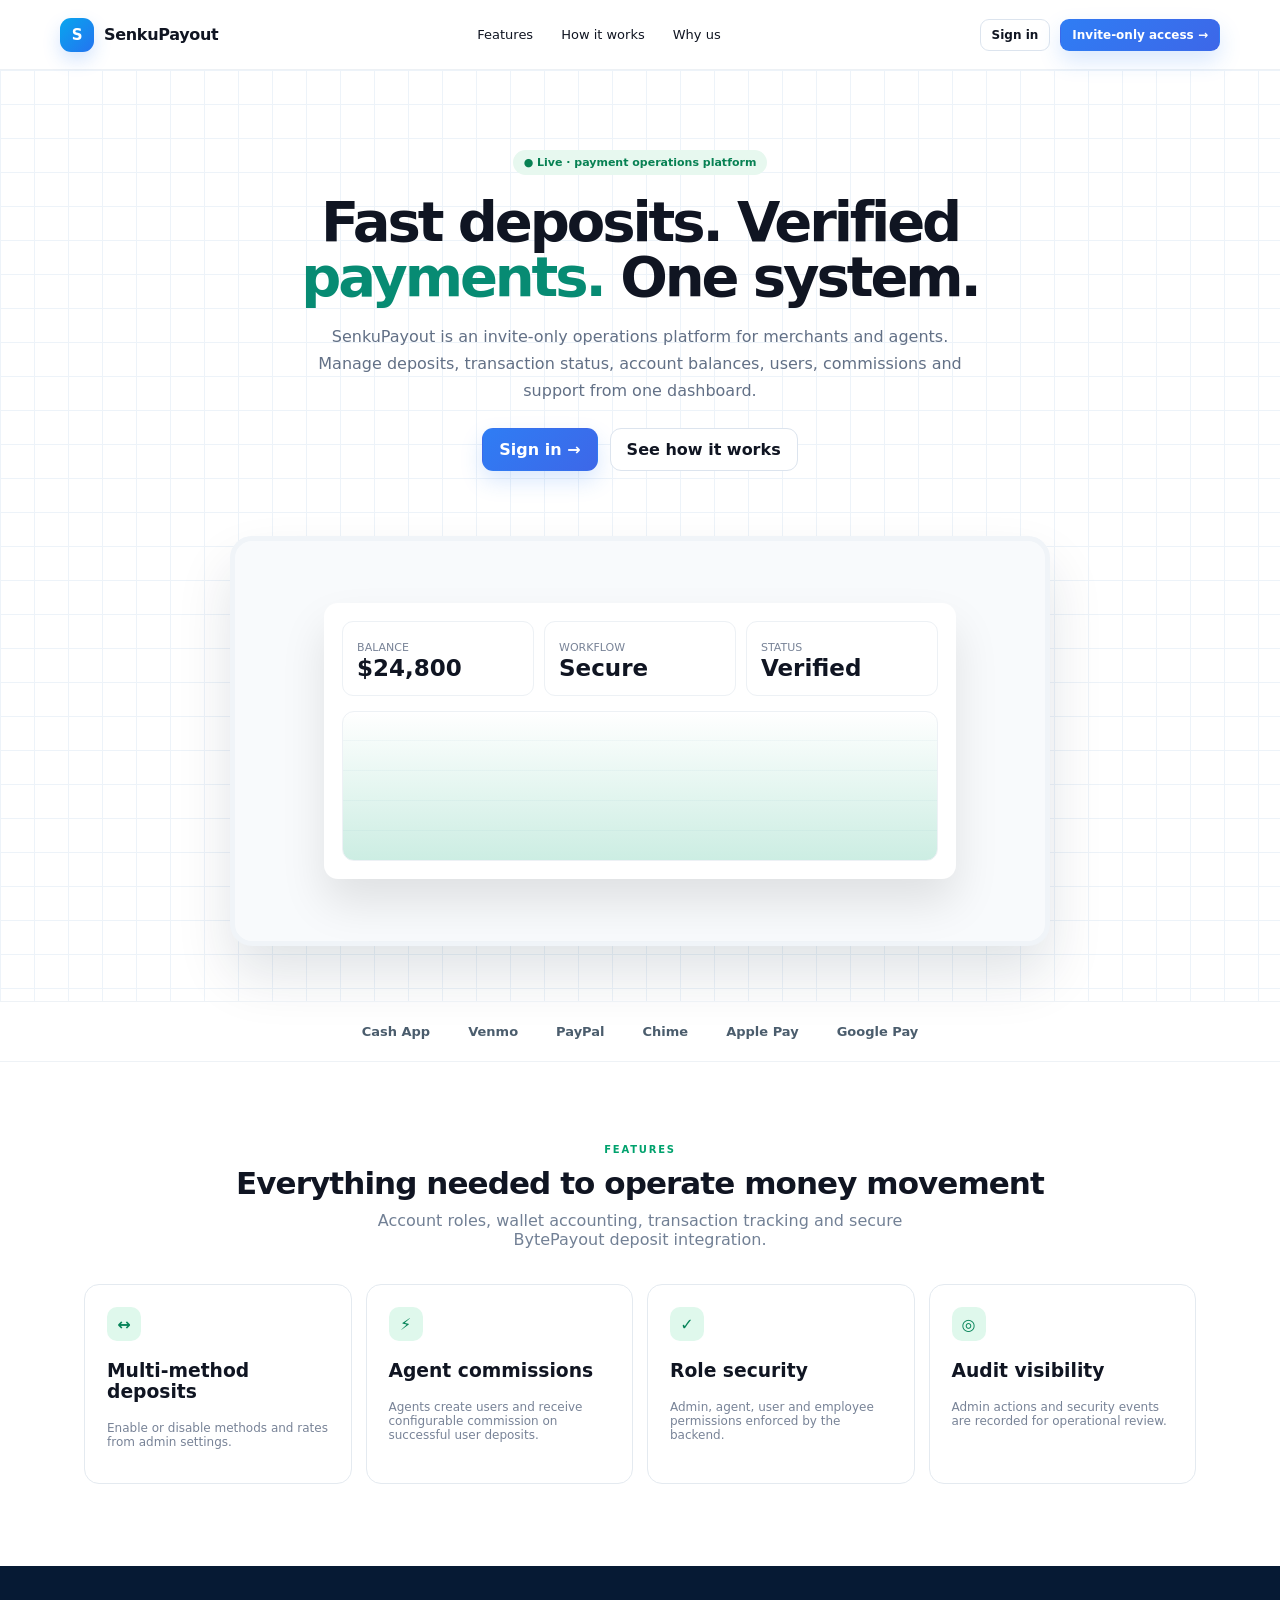
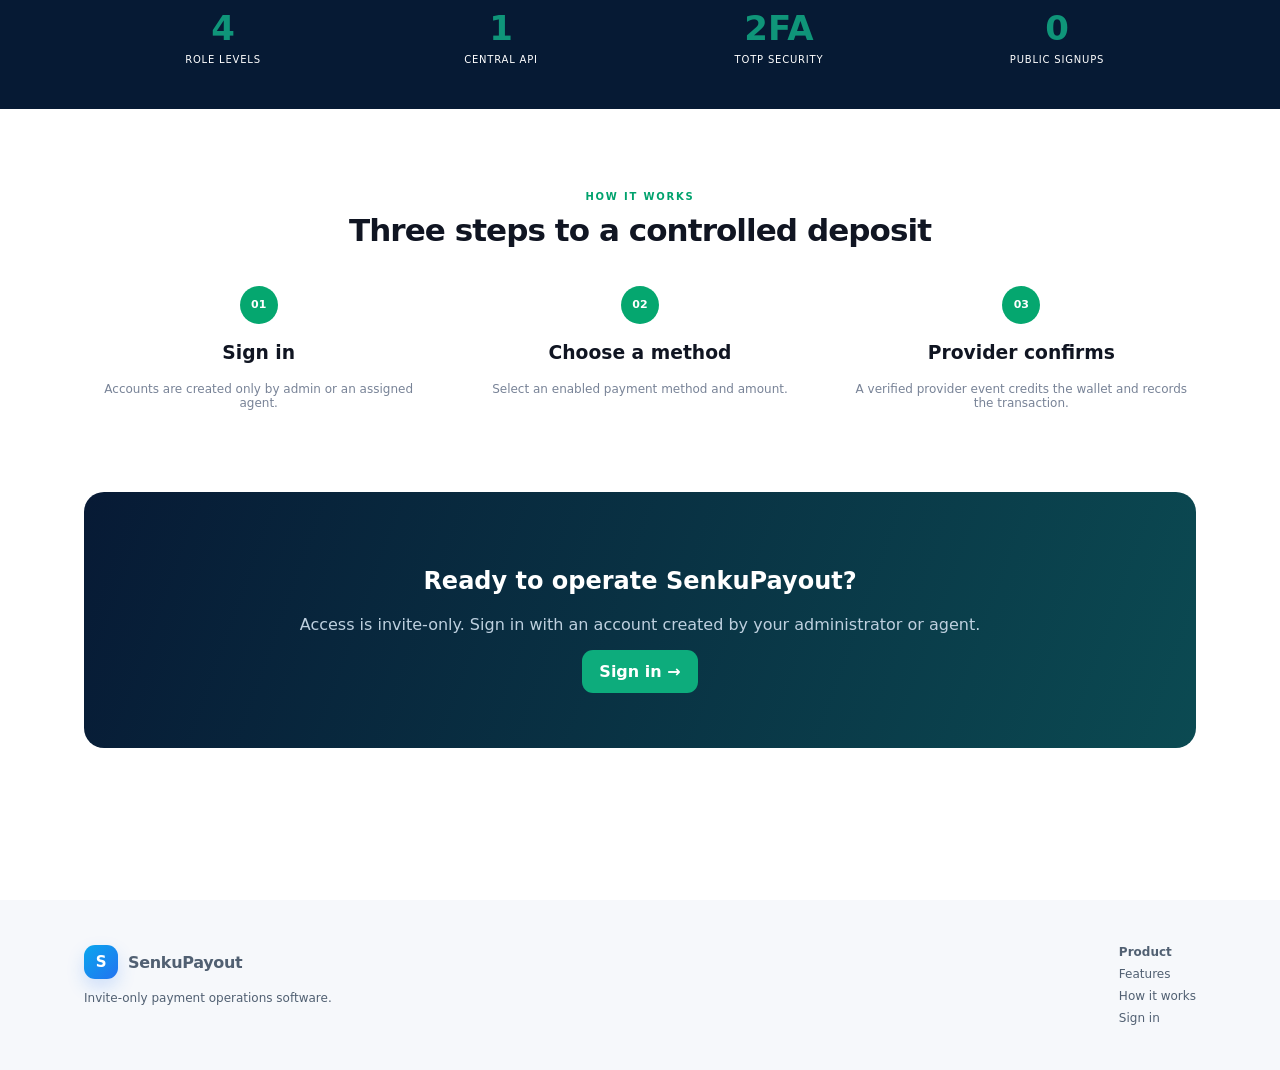
<file: index.html>
<!doctype html><html lang="en"><head><meta charset="utf-8"><meta name="viewport" content="width=device-width,initial-scale=1"><title>SenkuPayout — Payment Operations</title><link rel="stylesheet" href="css/app.css"></head>
<body class="landing">
<nav class="land-nav"><a class="brand" href="index.html"><span class="brand-mark"></span><span>SenkuPayout</span></a><div class="land-links"><a href="#features">Features</a><a href="#how">How it works</a><a href="#why">Why us</a></div><div class="land-actions"><a class="btn btn-outline btn-sm" href="login.html">Sign in</a><a class="btn btn-primary btn-sm" href="login.html">Invite-only access →</a></div></nav>
<section class="hero"><div class="land-wrap"><div class="hero-badge">● Live · payment operations platform</div><h1>Fast deposits. Verified <span>payments.</span> One system.</h1><p>SenkuPayout is an invite-only operations platform for merchants and agents. Manage deposits, transaction status, account balances, users, commissions and support from one dashboard.</p><div class="hero-actions"><a class="btn btn-primary" href="login.html">Sign in →</a><a class="btn btn-outline" href="#how">See how it works</a></div><div class="hero-board"><div class="dash-preview"><div class="preview-top"><div class="preview-stat"><span class="tiny muted">BALANCE</span><strong style="display:block;font-size:23px">$24,800</strong></div><div class="preview-stat"><span class="tiny muted">WORKFLOW</span><strong style="display:block;font-size:23px">Secure</strong></div><div class="preview-stat"><span class="tiny muted">STATUS</span><strong style="display:block;font-size:23px">Verified</strong></div></div><div class="preview-chart"></div></div></div></div></section>
<div class="logo-strip"><span>Cash App</span><span>Venmo</span><span>PayPal</span><span>Chime</span><span>Apple Pay</span><span>Google Pay</span></div>
<section id="features" class="feature-section"><div class="land-wrap"><div class="eyebrow">Features</div><h2 class="section-heading">Everything needed to operate money movement</h2><p class="section-copy">Account roles, wallet accounting, transaction tracking and secure BytePayout deposit integration.</p><div class="features"><div class="feature"><div class="feature-icon">↔</div><h3>Multi-method deposits</h3><p class="small muted">Enable or disable methods and rates from admin settings.</p></div><div class="feature"><div class="feature-icon">⚡</div><h3>Agent commissions</h3><p class="small muted">Agents create users and receive configurable commission on successful user deposits.</p></div><div class="feature"><div class="feature-icon">✓</div><h3>Role security</h3><p class="small muted">Admin, agent, user and employee permissions enforced by the backend.</p></div><div class="feature"><div class="feature-icon">◎</div><h3>Audit visibility</h3><p class="small muted">Admin actions and security events are recorded for operational review.</p></div></div></div></section>
<section class="metric-band" id="why"><div class="land-wrap metrics"><div class="metric"><strong>4</strong><span>ROLE LEVELS</span></div><div class="metric"><strong>1</strong><span>CENTRAL API</span></div><div class="metric"><strong>2FA</strong><span>TOTP SECURITY</span></div><div class="metric"><strong>0</strong><span>PUBLIC SIGNUPS</span></div></div></section>
<section id="how" class="feature-section"><div class="land-wrap"><div class="eyebrow">How it works</div><h2 class="section-heading">Three steps to a controlled deposit</h2><div class="steps"><div class="step"><div class="step-num">01</div><h3>Sign in</h3><p class="small muted">Accounts are created only by admin or an assigned agent.</p></div><div class="step"><div class="step-num">02</div><h3>Choose a method</h3><p class="small muted">Select an enabled payment method and amount.</p></div><div class="step"><div class="step-num">03</div><h3>Provider confirms</h3><p class="small muted">A verified provider event credits the wallet and records the transaction.</p></div></div><div class="cta"><h2>Ready to operate SenkuPayout?</h2><p class="muted" style="color:#bed0df">Access is invite-only. Sign in with an account created by your administrator or agent.</p><a class="btn btn-good" href="login.html">Sign in →</a></div></div></section>
<footer class="footer"><div class="land-wrap footer-row"><div><div class="brand"><span class="brand-mark"></span><span>SenkuPayout</span></div><p class="small">Invite-only payment operations software.</p></div><div class="footer-links"><strong>Product</strong><a href="#features">Features</a><a href="#how">How it works</a><a href="login.html">Sign in</a></div></div></footer>
</body></html>
</file>
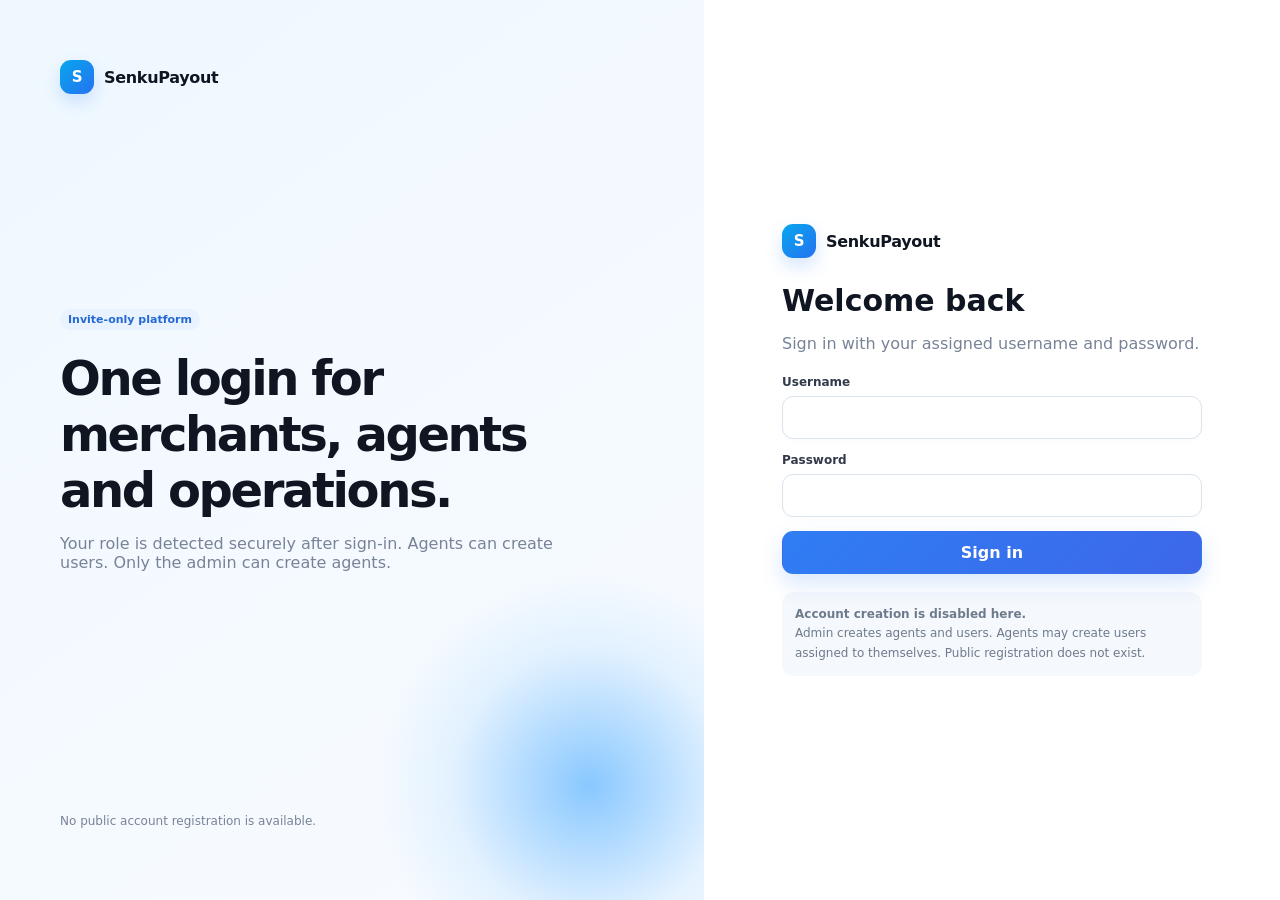
<file: login.html>
<!doctype html><html lang="en"><head><meta charset="utf-8"><meta name="viewport" content="width=device-width,initial-scale=1"><title>Sign in — SenkuPayout</title><link rel="stylesheet" href="css/app.css"></head>
<body><main class="auth-page"><section class="auth-art"><a class="brand" href="index.html"><span class="brand-mark"></span><span>SenkuPayout</span></a><div class="auth-copy"><span class="pill blue">Invite-only platform</span><h1>One login for merchants, agents and operations.</h1><p class="muted">Your role is detected securely after sign-in. Agents can create users. Only the admin can create agents.</p></div><p class="small muted">No public account registration is available.</p></section><section class="auth-form-wrap"><form id="loginForm" class="auth-form"><div class="brand"><span class="brand-mark"></span><span>SenkuPayout</span></div><h2>Welcome back</h2><p class="muted">Sign in with your assigned username and password.</p><div id="loginMsg"></div><div class="stack" style="margin-top:22px"><label class="field"><span class="label">Username</span><input id="username" class="input" autocomplete="username" required></label><label class="field"><span class="label">Password</span><input id="password" type="password" class="input" autocomplete="current-password" required></label><label id="codeField" class="field hidden"><span class="label">Authenticator code</span><input id="code" class="input" inputmode="numeric" autocomplete="one-time-code" placeholder="6-digit code"></label><button class="btn btn-primary btn-block" type="submit">Sign in</button></div><div class="auth-note"><strong>Account creation is disabled here.</strong><br>Admin creates agents and users. Agents may create users assigned to themselves. Public registration does not exist.</div></form></section></main><script src="js/config.js"></script><script src="js/api.js"></script><script src="js/login.js"></script></body></html>
</file>
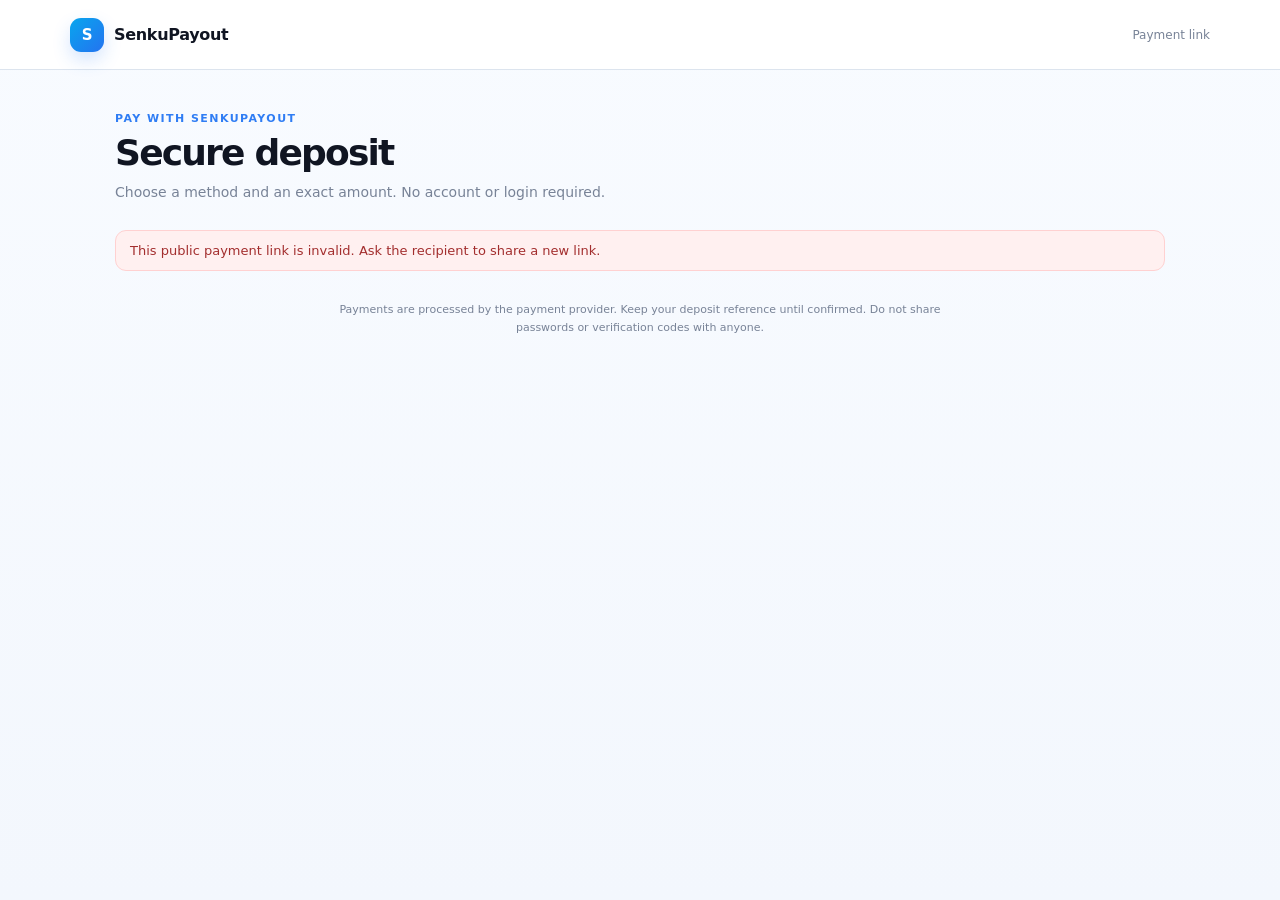
<file: pay.html>
<!doctype html>
<html lang="en"><head><meta charset="utf-8"><meta name="viewport" content="width=device-width, initial-scale=1">
<meta name="robots" content="noindex, nofollow"><title>Secure Deposit · SenkuPayout</title>
<link rel="stylesheet" href="css/app.css"><link rel="stylesheet" href="css/public-pay.css"></head>
<body class="public-pay-page">
<header class="public-topbar"><a class="brand" href="index.html"><span class="brand-mark"></span><span>SenkuPayout</span></a><span class="small muted">Payment link</span></header>
<main class="public-pay-wrap">
 <section class="public-head"><div class="public-eyebrow">PAY WITH SENKUPAYOUT</div>
  <h1 id="publicTitle">Secure deposit</h1><p id="publicSubtitle">Choose a method and an exact amount. No account or login required.</p></section>
 <div id="publicError" class="notice bad hidden" role="alert"></div>
 <div id="publicFormArea" class="public-checkout-grid hidden">
  <div class="public-form-col"><div class="card card-pad"><div class="label">PAYMENT METHOD</div><div id="publicMethods" class="method-grid public-methods" style="margin-top:12px"></div>
  </div><section class="card card-pad"><div class="label">DEPOSIT AMOUNT</div>
   <div id="publicPresets" class="deposit-amounts" style="margin-top:13px"></div>
   <label class="field" style="margin-top:17px"><span class="label">Other supported amount (USD)</span><input type="number" class="input" min="0.01" step="0.01" id="publicAmount" placeholder="Select an amount" autocomplete="off" inputmode="decimal"></label>
   <p id="publicAllowed" class="small muted" aria-live="polite"></p>
   <button id="publicCreate" type="button" class="btn btn-primary btn-block" disabled>Generate payment link</button>
   <div class="small muted" style="margin-top:12px">Checkout is handled by the payment provider. Payment is confirmed only after the provider verifies it.</div>
  </section></div>
  <aside class="public-side-col"><div class="card card-pad public-summary"><div class="label">LIVE SUMMARY</div><div class="public-summary-row"><span>You send</span><strong id="publicGross">$0.00</strong></div>
   <div class="public-summary-row"><span id="publicFeeLabel">Account fee</span><span id="publicFee">—</span></div>
   <div class="public-summary-row total"><span>Wallet credited after payment</span><strong id="publicNet">$0.00</strong></div>
   <p class="tiny muted">Fees displayed are deducted from the recipient's account credit. Your checkout amount is shown above.</p></div>
   <div class="card card-pad" style="margin-top:14px"><div class="label">HOW IT WORKS</div>
   <p class="small muted">1. Choose a method and amount.</p><p class="small muted">2. Open your generated checkout link.</p><p class="small muted">3. We verify the payment and update the recipient's account.</p></div></aside>
 </div>
 <section id="publicTracking" class="hidden" aria-live="polite"></section>
 <p class="public-footer">Payments are processed by the payment provider. Keep your deposit reference until confirmed. Do not share passwords or verification codes with anyone.</p>
</main>
<script src="js/config.js"></script><script src="js/public-pay.js?v=fee-summary-20261123"></script>
</body></html>
</file>
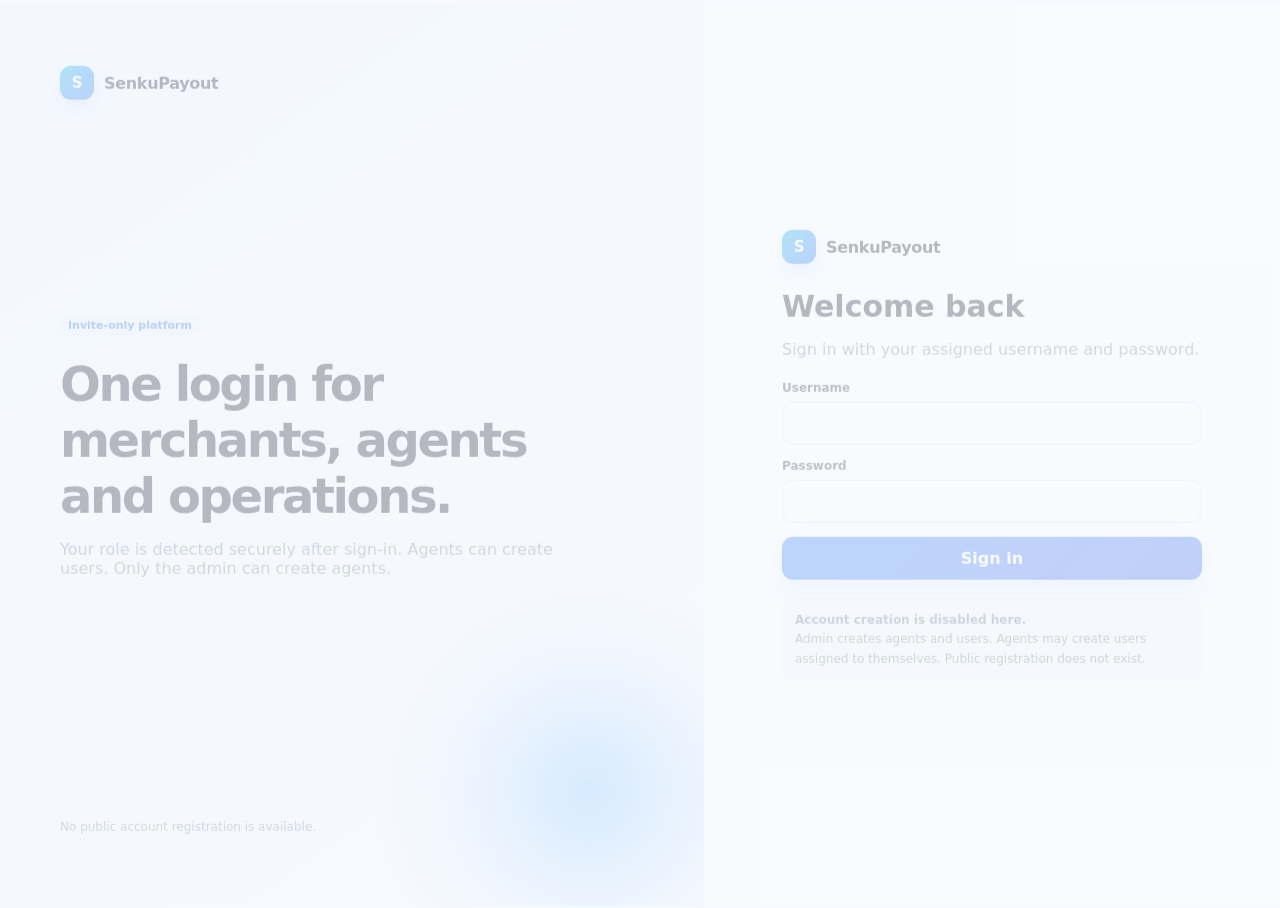
<file: portal.html>
<!doctype html><html lang="en"><head><meta charset="utf-8"><meta name="viewport" content="width=device-width,initial-scale=1"><title>Portal — SenkuPayout</title><link rel="stylesheet" href="css/app.css"></head>
<body class="portal-page"><div class="app-shell"><aside id="sidebar" class="sidebar"><div class="sidebar-brand brand"><span class="brand-mark"></span><span>SenkuPayout</span></div><div class="signed-box"><span>Signed in as</span><strong id="signedUser">—</strong></div><nav id="nav" class="nav-list"></nav><div class="sidebar-bottom"><button class="nav-btn" data-view="guide"><span class="nav-ico">▣</span>Guide</button><button id="logoutBtn" class="nav-btn"><span class="nav-ico">↪</span>Logout</button></div></aside><button id="sidebarBackdrop" class="sidebar-backdrop" type="button" aria-label="Close navigation"></button><header class="topbar"><button id="menuBtn" class="btn btn-outline btn-sm mobile-menu">☰</button><div class="brand"><span class="brand-mark"></span><span>SenkuPayout</span></div><div class="top-actions"><span class="muted small" id="roleBadge">—</span><div class="avatar" id="avatar">SP</div></div></header><main class="main"><div id="content" class="main-inner"></div></main></div><div id="modalHost"></div><div id="toastHost" class="toast-host"></div><script src="js/config.js"></script><script src="js/api.js"></script><script src="js/portal.js?v=fee-summary-20261123"></script></body></html>
</file>
<file: css/app.css>
:root{
  --bg:#f6f9fe;--card:#fff;--text:#101522;--muted:#788397;--line:#dce4ee;--blue:#2f7df4;--blue2:#3d67e8;
  --soft:#eaf3ff;--good:#079c72;--bad:#e34040;--warn:#d78100;--shadow:0 16px 40px rgba(28,66,120,.08);
  --radius:18px;--sidebar:220px;
}
*{box-sizing:border-box}html{scroll-behavior:smooth}body{margin:0;font-family:Inter,ui-sans-serif,system-ui,-apple-system,BlinkMacSystemFont,"Segoe UI",sans-serif;color:var(--text);background:var(--bg)}
a{text-decoration:none;color:inherit}button,input,select,textarea{font:inherit}button{cursor:pointer}
.brand{display:flex;align-items:center;gap:10px;font-weight:800;letter-spacing:-.02em}.brand-mark{width:34px;height:34px;border-radius:11px;background:linear-gradient(135deg,#08a6ee,#2473f0);display:grid;place-items:center;color:#fff;font-weight:900;box-shadow:0 8px 18px rgba(47,125,244,.2)}
.brand-mark:before{content:"S";font-size:15px}.muted{color:var(--muted)}.small{font-size:12px}.tiny{font-size:11px}.hidden{display:none!important}
.btn{border:1px solid transparent;border-radius:11px;padding:11px 16px;font-weight:700;display:inline-flex;align-items:center;justify-content:center;gap:8px;transition:.18s ease;background:#fff;color:var(--text)}.btn:hover{transform:translateY(-1px)}.btn-primary{background:linear-gradient(135deg,var(--blue),var(--blue2));color:#fff;box-shadow:0 10px 22px rgba(47,125,244,.18)}.btn-outline{border-color:var(--line);background:#fff}.btn-danger{border-color:#ffc1c1;color:var(--bad);background:#fff}.btn-good{background:#0dac7c;color:#fff}.btn-sm{padding:8px 11px;border-radius:9px;font-size:12px}.btn-block{width:100%}.pill{display:inline-flex;padding:4px 8px;border-radius:999px;font-size:11px;font-weight:800;background:#eef2f7}.pill.good{color:#087d5d;background:#e1f6ef}.pill.warn{color:#b66b00;background:#fff2df}.pill.bad{color:#c43434;background:#ffe9e9}.pill.blue{color:#2469d3;background:#e9f2ff}
.input,.select,.textarea{width:100%;border:1px solid var(--line);background:#fff;border-radius:11px;padding:11px 13px;outline:none;box-shadow:0 2px 4px rgba(0,0,0,.02)}.input:focus,.select:focus,.textarea:focus{border-color:#9fc2ff;box-shadow:0 0 0 3px rgba(47,125,244,.09)}.textarea{min-height:100px;resize:vertical}.field{display:grid;gap:7px}.label{font-size:12px;font-weight:700;color:#31394a}.grid2{display:grid;grid-template-columns:repeat(2,minmax(0,1fr));gap:14px}.grid3{display:grid;grid-template-columns:repeat(3,minmax(0,1fr));gap:14px}.grid4{display:grid;grid-template-columns:repeat(4,minmax(0,1fr));gap:14px}.stack{display:grid;gap:14px}.card{background:var(--card);border:1px solid var(--line);border-radius:var(--radius);box-shadow:0 2px 4px rgba(0,0,0,.015)}.card-pad{padding:22px}.section-title{font-size:17px;font-weight:800;display:flex;align-items:center;gap:8px}.page-title{font-size:27px;margin:0 0 5px;letter-spacing:-.03em}.page-subtitle{margin:0;color:var(--muted);font-size:13px}.page-head{margin-bottom:22px}.soft-hero{background:linear-gradient(135deg,#fff 0%,#fff 55%,#effcff 100%);border:1px solid var(--line);border-radius:22px;padding:22px}.blue-hero{background:linear-gradient(135deg,#2388f3,#395fe8);color:#fff;border-radius:22px;padding:26px;box-shadow:0 18px 32px rgba(47,125,244,.18)}
.notice{padding:12px 14px;border-radius:11px;border:1px solid var(--line);background:#fff;font-size:13px}.notice.good{background:#e9faf4;border-color:#c9f1e4;color:#09674f}.notice.bad{background:#fff0f0;border-color:#ffd1d1;color:#a32e2e}.notice.info{background:#edf5ff;border-color:#c8ddff;color:#295994}
/* landing */
.landing{background:#fff}.land-nav{height:70px;border-bottom:1px solid #edf1f5;display:flex;align-items:center;justify-content:space-between;padding:0 max(24px,calc((100vw - 1160px)/2));position:sticky;top:0;background:rgba(255,255,255,.95);backdrop-filter:blur(10px);z-index:20}.land-links{display:flex;gap:28px;font-size:13px}.land-actions{display:flex;gap:10px}.land-wrap{max-width:1160px;margin:auto;padding:0 24px}.hero{padding:80px 0 55px;text-align:center;background-image:linear-gradient(#edf3f9 1px,transparent 1px),linear-gradient(90deg,#edf3f9 1px,transparent 1px);background-size:34px 34px}.hero-badge{display:inline-flex;padding:6px 11px;border-radius:999px;background:#e7f8ef;color:#078153;font-size:11px;font-weight:800;margin-bottom:20px}.hero h1{font-size:56px;line-height:.98;letter-spacing:-.055em;margin:0 auto 18px;max-width:760px}.hero h1 span{color:#078b73}.hero p{max-width:660px;margin:0 auto 24px;color:#627086;line-height:1.7}.hero-actions{display:flex;justify-content:center;gap:12px}.hero-board{margin:65px auto 0;width:min(820px,92vw);min-height:410px;border:5px solid #f0f4f8;border-radius:22px;background:#f8fafc;box-shadow:0 30px 55px rgba(12,31,54,.12);display:grid;place-items:center}.dash-preview{width:78%;background:#fff;border-radius:14px;padding:18px;box-shadow:0 24px 45px rgba(0,0,0,.1);text-align:left}.preview-top{display:grid;grid-template-columns:repeat(3,1fr);gap:10px}.preview-stat{padding:14px;border:1px solid #edf1f5;border-radius:11px}.preview-chart{height:150px;margin-top:15px;border:1px solid #edf1f5;border-radius:12px;background:linear-gradient(to top,rgba(23,174,126,.22),transparent),repeating-linear-gradient(0deg,transparent,transparent 29px,#eef3f7 30px)}.logo-strip{padding:22px 0;border-top:1px solid #eef2f6;border-bottom:1px solid #eef2f6;display:flex;justify-content:center;gap:38px;flex-wrap:wrap;font-size:13px;font-weight:700;color:#4b5d6d}.feature-section{padding:82px 0}.eyebrow{text-transform:uppercase;letter-spacing:.18em;color:#00a26d;font-size:10px;font-weight:900;text-align:center}.section-heading{text-align:center;font-size:31px;letter-spacing:-.03em;margin:10px 0}.section-copy{text-align:center;color:#728095;max-width:620px;margin:0 auto 35px}.features{display:grid;grid-template-columns:repeat(4,1fr);gap:14px}.feature{padding:22px;border:1px solid #e4eaf0;border-radius:15px}.feature-icon{width:34px;height:34px;border-radius:10px;background:#dff8ec;color:#078459;display:grid;place-items:center;font-weight:900}.metric-band{background:#061a34;color:#fff;padding:42px 0}.metrics{display:grid;grid-template-columns:repeat(4,1fr);text-align:center}.metric strong{display:block;font-size:34px;color:#0f9579}.metric span{font-size:10px;letter-spacing:.08em}.steps{display:grid;grid-template-columns:repeat(3,1fr);gap:32px;margin-top:38px}.step{text-align:center}.step-num{width:38px;height:38px;border-radius:50%;background:#05a76f;color:#fff;display:grid;place-items:center;font-size:11px;font-weight:900;margin:0 auto 14px}.cta{margin:70px auto;background:linear-gradient(110deg,#071a35,#0b4a52);color:#fff;padding:55px;border-radius:20px;text-align:center}.footer{background:#f6f8fb;padding:45px 0;color:#516072}.footer-row{display:flex;justify-content:space-between;gap:30px}.footer-links{display:grid;gap:8px;font-size:12px}
/* login */
.auth-page{min-height:100vh;display:grid;grid-template-columns:1.1fr .9fr;background:#fff}.auth-art{background:linear-gradient(145deg,#eff8ff,#f8fbff);padding:60px;display:flex;flex-direction:column;justify-content:space-between;position:relative;overflow:hidden}.auth-art:after{content:"";position:absolute;width:430px;height:430px;border-radius:50%;background:radial-gradient(circle,#89c8ff 0,rgba(137,200,255,.18) 45%,transparent 70%);right:-100px;bottom:-100px}.auth-copy{position:relative;z-index:2;max-width:520px}.auth-copy h1{font-size:48px;letter-spacing:-.05em;margin:20px 0 14px}.auth-form-wrap{display:grid;place-items:center;padding:30px}.auth-form{width:min(420px,100%)}.auth-form h2{font-size:30px;margin-bottom:8px}.auth-note{margin-top:18px;padding:13px;border-radius:12px;background:#f5f8fc;color:#6e7b8d;font-size:12px;line-height:1.6}
/* portal */
.app-shell{min-height:100vh}.sidebar{position:fixed;left:0;top:0;bottom:0;width:var(--sidebar);background:#fff;border-right:1px solid var(--line);padding:18px 14px;z-index:30;display:flex;flex-direction:column}.sidebar-brand{padding:2px 4px 18px}.signed-box{border:1px solid var(--line);border-radius:18px;padding:11px 12px;margin-bottom:12px}.signed-box span{font-size:9px;color:var(--muted);text-transform:uppercase}.signed-box strong{display:block;font-size:13px;margin-top:2px}.nav-list{display:grid;gap:4px}.nav-btn{border:0;background:transparent;border-radius:12px;padding:10px 11px;display:flex;align-items:center;gap:11px;text-align:left;color:#4e5665;font-size:13px;font-weight:650}.nav-btn:hover{background:#f4f7fb}.nav-btn.active{background:linear-gradient(135deg,var(--blue),var(--blue2));color:#fff;box-shadow:0 8px 18px rgba(47,125,244,.17)}.nav-ico{width:18px;text-align:center;font-weight:800}.sidebar-bottom{margin-top:auto;border-top:1px solid var(--line);padding-top:12px;display:grid;gap:4px}.topbar{position:fixed;left:var(--sidebar);right:0;top:0;height:62px;background:rgba(255,255,255,.94);border-bottom:1px solid var(--line);z-index:25;display:flex;align-items:center;justify-content:space-between;padding:0 22px;backdrop-filter:blur(10px)}.top-actions{display:flex;align-items:center;gap:12px}.avatar{width:35px;height:35px;border-radius:50%;background:linear-gradient(135deg,#59a3ff,#3470ed);color:#fff;display:grid;place-items:center;font-size:11px;font-weight:900}.mobile-menu{display:none}.main{margin-left:var(--sidebar);padding:96px 34px 50px}.main-inner{max-width:1000px;margin:auto}.balance-grid{display:grid;grid-template-columns:2.2fr 1fr;gap:16px}.quick-actions{display:grid;grid-template-columns:repeat(4,1fr);gap:9px;margin-top:22px}.quick{border:1px solid rgba(255,255,255,.25);background:rgba(255,255,255,.12);border-radius:14px;padding:15px 8px;text-align:center;color:#fff}.quick strong{font-size:11px}.stat-stack{display:grid;gap:14px}.stat-card{padding:20px;min-height:112px}.stat-label{font-size:11px;color:var(--muted)}.stat-value{font-size:22px;font-weight:850;margin-top:6px}.amount-large{font-size:48px;font-weight:850;letter-spacing:-.04em}.amount-large small{font-size:21px}.table-wrap{overflow:auto;border-radius:14px;border:1px solid var(--line)}table{width:100%;border-collapse:collapse;min-width:720px;background:#fff}th,td{padding:11px 12px;border-bottom:1px solid #e6ebf1;font-size:12px;text-align:left}th{background:#f3f6f9;color:#788397;font-size:10px;text-transform:uppercase;letter-spacing:.05em}tr:last-child td{border-bottom:0}.row-actions{display:flex;gap:6px}.method-grid{display:grid;grid-template-columns:repeat(3,1fr);gap:10px}.method-card{border:1px solid var(--line);border-radius:13px;padding:13px;background:#fff;text-align:left}.method-card.active{border-color:#62a1ff;box-shadow:0 0 0 2px rgba(47,125,244,.12);background:#f8fbff}.method-card strong{display:block;font-size:13px}.method-card span{font-size:10px;color:var(--muted)}.live-summary{display:grid;grid-template-columns:1fr auto;gap:7px;font-size:12px}.live-summary strong{font-size:20px}.modal-backdrop{position:fixed;inset:0;background:rgba(10,24,44,.35);z-index:80;display:grid;place-items:center;padding:20px;overflow:auto}.modal{width:min(760px,calc(100vw - 40px));max-width:100%;max-height:calc(100dvh - 40px);overflow:auto;background:#fff;border-radius:18px;box-shadow:0 30px 80px rgba(0,0,0,.2);padding:22px}.modal *{min-width:0}.modal form,.modal .grid2,.modal .grid3,.modal .grid4,.modal .field{width:100%;max-width:100%}.modal .input,.modal .select,.modal .textarea{min-width:0;max-width:100%}.modal .grid2 > .btn,.modal .grid3 > .btn,.modal .grid4 > .btn{grid-column:1/-1;width:100%}.modal .table-wrap{width:100%;max-width:100%;overflow:auto}.modal table{min-width:560px}.toast-host{position:fixed;right:20px;bottom:20px;z-index:120;display:grid;gap:8px}.toast{padding:12px 14px;border-radius:11px;background:#111d2e;color:#fff;box-shadow:0 12px 30px rgba(0,0,0,.2);font-size:12px;max-width:340px}.toast.bad{background:#9d2d34}.support-thread{height:420px;overflow:auto;border:1px solid var(--line);border-radius:14px;padding:14px;background:#fafcff}.message{max-width:72%;padding:10px 12px;border-radius:13px;margin-bottom:9px;font-size:12px;line-height:1.5}.message.mine{margin-left:auto;background:#2f7df4;color:#fff}.message.other{background:#eef2f7}.message-meta{font-size:9px;opacity:.7;margin-top:4px}.guide-card{padding:18px;border:1px solid var(--line);border-radius:14px;background:#fff}.codebox{font-family:ui-monospace,SFMono-Regular,Menlo,monospace;background:#0d1c2f;color:#d8edff;border-radius:12px;padding:14px;font-size:11px;overflow:auto;white-space:pre-wrap}
@media(max-width:900px){.features,.metrics{grid-template-columns:repeat(2,1fr)}.balance-grid{grid-template-columns:1fr}.grid4{grid-template-columns:repeat(2,1fr)}.auth-page{grid-template-columns:1fr}.auth-art{display:none}.method-grid,.grid3{grid-template-columns:1fr}.quick-actions{grid-template-columns:repeat(2,1fr)}}
@media(max-width:720px){:root{--sidebar:0px}.sidebar{transform:translateX(-100%);width:235px;transition:.2s}.sidebar.open{transform:none;box-shadow:20px 0 50px rgba(0,0,0,.15)}.topbar{left:0}.mobile-menu{display:inline-flex}.topbar .brand{display:none}.main{margin-left:0;padding:86px 15px 35px}.main-inner{max-width:none}.grid2,.grid3,.grid4{grid-template-columns:1fr}.page-title{font-size:24px}.amount-large{font-size:38px}.land-links{display:none}.land-nav{padding:0 16px}.hero{padding-top:55px}.hero h1{font-size:40px}.hero-board{min-height:280px}.dash-preview{width:90%}.features,.steps,.metrics{grid-template-columns:1fr}.footer-row{flex-direction:column}.hero-actions{flex-direction:column;align-items:center}.land-actions .btn-outline{display:none}.quick-actions{grid-template-columns:repeat(2,1fr)}.modal-backdrop{padding:10px;place-items:start center}.modal{width:100%;max-width:100%;max-height:calc(100dvh - 20px);padding:18px;margin:auto}.modal table{min-width:480px}}


/* v1.4 session UX: login/logout transitions, confirmation motion, mobile drawer backdrop */
.btn.is-loading{pointer-events:none;opacity:.92;transform:none}.btn-spinner{width:16px;height:16px;border-radius:50%;border:2px solid currentColor;border-right-color:transparent;display:inline-block;animation:senkuSpin .72s linear infinite}
@keyframes senkuSpin{to{transform:rotate(360deg)}}

.session-overlay{position:fixed;inset:0;z-index:220;display:grid;place-items:center;padding:24px;background:rgba(246,249,254,.96);backdrop-filter:blur(14px);opacity:0;visibility:hidden;pointer-events:none;transition:opacity .28s ease,visibility .28s ease}
.session-overlay.show{opacity:1;visibility:visible;pointer-events:auto}.session-transition-card{text-align:center;display:grid;justify-items:center;gap:12px;animation:sessionCardIn .42s cubic-bezier(.2,.8,.2,1) both}.session-transition-mark{width:64px;height:64px;border-radius:20px;background:linear-gradient(135deg,#08a6ee,#2473f0);color:#fff;display:grid;place-items:center;font-size:24px;font-weight:900;box-shadow:0 18px 40px rgba(47,125,244,.28);position:relative;animation:sessionPulse 1.3s ease-in-out infinite}.session-transition-mark:before{content:"S"}.session-transition-mark:after{content:"";position:absolute;inset:-8px;border-radius:26px;border:2px solid rgba(47,125,244,.18);animation:sessionRing 1.3s ease-out infinite}.session-transition-title{font-size:22px;font-weight:850;letter-spacing:-.03em}.session-transition-copy{font-size:12px;color:var(--muted);margin-top:-5px}.session-dots{display:flex;gap:5px;margin-top:3px}.session-dots i{width:6px;height:6px;border-radius:50%;background:var(--blue);animation:sessionDot 1s ease-in-out infinite}.session-dots i:nth-child(2){animation-delay:.12s}.session-dots i:nth-child(3){animation-delay:.24s}
@keyframes sessionCardIn{from{opacity:0;transform:translateY(12px) scale(.98)}to{opacity:1;transform:none}}@keyframes sessionPulse{0%,100%{transform:scale(1)}50%{transform:scale(1.055)}}@keyframes sessionRing{0%{opacity:.7;transform:scale(.9)}100%{opacity:0;transform:scale(1.22)}}@keyframes sessionDot{0%,100%{opacity:.25;transform:translateY(0)}50%{opacity:1;transform:translateY(-3px)}}
.auth-page{animation:authEnter .48s cubic-bezier(.2,.8,.2,1) both}.auth-page.auth-leaving{animation:authLeave .34s ease both}.portal-page .app-shell{animation:portalEnter .42s cubic-bezier(.2,.8,.2,1) both}@keyframes authEnter{from{opacity:0;transform:translateY(8px)}to{opacity:1;transform:none}}@keyframes authLeave{to{opacity:0;transform:scale(.985)}}@keyframes portalEnter{from{opacity:0;transform:translateY(7px)}to{opacity:1;transform:none}}

.modal-backdrop{animation:modalBackdropIn .18s ease both}.modal{animation:modalPopIn .22s cubic-bezier(.2,.8,.2,1) both}@keyframes modalBackdropIn{from{opacity:0}to{opacity:1}}@keyframes modalPopIn{from{opacity:0;transform:translateY(12px) scale(.975)}to{opacity:1;transform:none}}
.confirm-modal{text-align:center;padding:4px 2px 2px}.confirm-icon{width:54px;height:54px;border-radius:17px;background:#eef5ff;color:var(--blue);display:grid;place-items:center;margin:0 auto 14px;font-size:23px;font-weight:900}.confirm-modal h3{margin:0 0 8px;font-size:22px}.confirm-modal p{margin:0 auto 20px;color:var(--muted);font-size:13px;line-height:1.6;max-width:430px}.confirm-actions{display:grid;grid-template-columns:1fr 1fr;gap:10px}.confirm-actions .btn{width:100%}

.sidebar-backdrop{display:none;border:0;padding:0;margin:0}.portal-page.menu-open{overflow:hidden}
@media(max-width:720px){.sidebar{transition:transform .24s cubic-bezier(.2,.8,.2,1),box-shadow .24s ease}.sidebar-backdrop{display:block;position:fixed;inset:0;z-index:29;background:rgba(10,24,44,.33);backdrop-filter:blur(1.5px);opacity:0;visibility:hidden;pointer-events:none;transition:opacity .2s ease,visibility .2s ease}.sidebar-backdrop.open{opacity:1;visibility:visible;pointer-events:auto}.confirm-actions{grid-template-columns:1fr}.session-transition-mark{width:58px;height:58px;border-radius:18px}.session-transition-title{font-size:20px}}
@media(prefers-reduced-motion:reduce){.session-transition-card,.session-transition-mark,.session-transition-mark:after,.session-dots i,.auth-page,.portal-page .app-shell,.modal-backdrop,.modal,.btn-spinner{animation:none!important}.sidebar,.sidebar-backdrop,.session-overlay{transition:none!important}}

/* v1.4.1 mobile navigation footer fix
   Keep Guide + Logout visible on every portal tab while allowing only
   the role navigation list to scroll when a phone has limited height. */
.sidebar{
  height:100dvh;
  max-height:100dvh;
  min-height:0;
  overflow:hidden;
}
.nav-list{
  flex:1 1 auto;
  min-height:0;
  overflow-y:auto;
  overflow-x:hidden;
  overscroll-behavior:contain;
  align-content:start;
  scrollbar-width:thin;
}
.sidebar-bottom{
  flex:0 0 auto;
  margin-top:10px;
  background:#fff;
}
@media(max-width:720px){
  .sidebar{
    height:100dvh;
    max-height:100dvh;
    padding-bottom:max(12px,env(safe-area-inset-bottom));
  }
  .sidebar-brand,.signed-box,.sidebar-bottom{flex-shrink:0}
  .nav-list{
    padding-right:2px;
    -webkit-overflow-scrolling:touch;
  }
  .sidebar-bottom{
    position:relative;
    z-index:2;
    border-top:1px solid var(--line);
    padding-top:10px;
  }
}

/* BytePayout deposit amounts & status — preserved SenkuPayout theme */
.deposit-amounts{display:grid;grid-template-columns:repeat(3,minmax(0,1fr));gap:9px}.amount-preset{background:var(--card,#fff);border:1px solid var(--border,#d6e1ec);border-radius:12px;padding:11px 5px;display:flex;align-items:center;justify-content:center;flex-direction:column;gap:3px;color:inherit;cursor:pointer;min-height:64px}.amount-preset strong{font-size:14px}.amount-preset span{font-size:10px;opacity:.72}.amount-preset.active{border-color:var(--blue,#348eff);box-shadow:0 0 0 2px rgba(48,142,255,.15)}.amount-preset:disabled{opacity:.42;cursor:not-allowed}.payment-tracker{border-color:var(--blue,#348eff)}.payment-actions{display:flex;align-items:center;flex-wrap:wrap;gap:12px;margin:16px 0}.payment-actions .notice{width:100%;overflow-wrap:anywhere}@media(max-width:440px){.deposit-amounts{grid-template-columns:repeat(3,minmax(0,1fr))}.payment-actions>a,.payment-actions>button{width:100%;text-align:center}}

/* Shareable checkout panel in account deposit screen */
.public-link-panel{border-color:#bcd9ff;background:linear-gradient(120deg,#eff6ff,#fff)}
.public-link-row{display:flex;align-items:center;flex-wrap:wrap;gap:8px}.public-link-row .input{flex:1;min-width:190px}.public-link-tools{display:flex;align-items:center;flex-wrap:wrap;gap:8px;margin-top:12px}.public-link-tools .small{margin-right:auto}
@media(max-width:560px){.public-link-row .input{flex-basis:100%}.public-link-row .btn{flex:1}}
</file>
<file: css/public-pay.css>
/* Standalone customer-facing checkout using the SenkuPayout UI system. */
.public-pay-page{min-height:100vh;background:linear-gradient(180deg,#f8fbff 0%,#f3f7fd 100%)}
.public-topbar{height:70px;padding:0 clamp(18px,6vw,70px);background:#fff;border-bottom:1px solid var(--line);display:flex;justify-content:space-between;align-items:center}
.public-pay-wrap{width:min(1050px,calc(100% - 34px));margin:0 auto;padding:42px 0 50px}
.public-head{margin-bottom:25px}.public-eyebrow{font-size:11px;color:var(--blue);font-weight:850;letter-spacing:.13em}.public-head h1{font-size:36px;letter-spacing:-.05em;line-height:1.12;margin:8px 0}.public-head p{font-size:14px;color:var(--muted);margin:0;line-height:1.7}
.public-checkout-grid{display:grid;grid-template-columns:minmax(0,1.8fr) minmax(270px,1fr);gap:15px;align-items:start}.public-form-col{display:grid;gap:15px}.public-side-col{position:sticky;top:18px}.public-methods .method-card{min-height:72px}.public-methods .method-card strong{font-size:14px}.public-methods .method-card span{margin-top:5px;display:block}.public-summary-row{display:flex;align-items:center;justify-content:space-between;gap:10px;font-size:13px;color:var(--muted);padding:12px 0;border-bottom:1px solid var(--line)}.public-summary-row:first-of-type{margin-top:15px}.public-summary-row strong{font-size:20px;color:var(--text)}.public-summary-row.total{border:0;color:var(--text);font-weight:700}.public-summary-row.total strong{color:var(--blue)}.public-summary .tiny{line-height:1.6}.public-footer{text-align:center;font-size:11px;color:var(--muted);margin:30px auto 0;max-width:620px;line-height:1.6}.public-tracker{padding:24px}.public-tracker h2{font-size:27px;margin:10px 0 14px}.public-tracker .notice{margin-top:14px}.public-tracker .payment-actions{margin-bottom:0}.public-tracker .small{line-height:1.6}.public-processing{color:var(--blue);font-weight:750}.public-success{color:var(--good)}
.public-link-panel{border-color:#c5defb;background:linear-gradient(125deg,#f0f7ff,#fff)}.public-link-row{display:flex;gap:8px;align-items:center}.public-link-row .input{flex:1;min-width:0}.public-link-tools{display:flex;flex-wrap:wrap;align-items:center;gap:9px;margin-top:11px}.public-link-tools .small{margin-right:auto}
@media(max-width:800px){.public-checkout-grid{grid-template-columns:1fr}.public-side-col{position:static}.public-head h1{font-size:30px}.public-pay-wrap{padding-top:30px}}
@media(max-width:490px){.public-pay-wrap{width:min(100% - 24px,1050px)}.public-topbar{padding:0 14px}.public-checkout-grid .card-pad{padding:17px}.public-methods{grid-template-columns:repeat(2,minmax(0,1fr))}.public-head h1{font-size:27px}.public-link-row{flex-wrap:wrap}.public-link-row .input{flex:0 0 100%}.public-link-row .btn{flex:1}}
</file>
